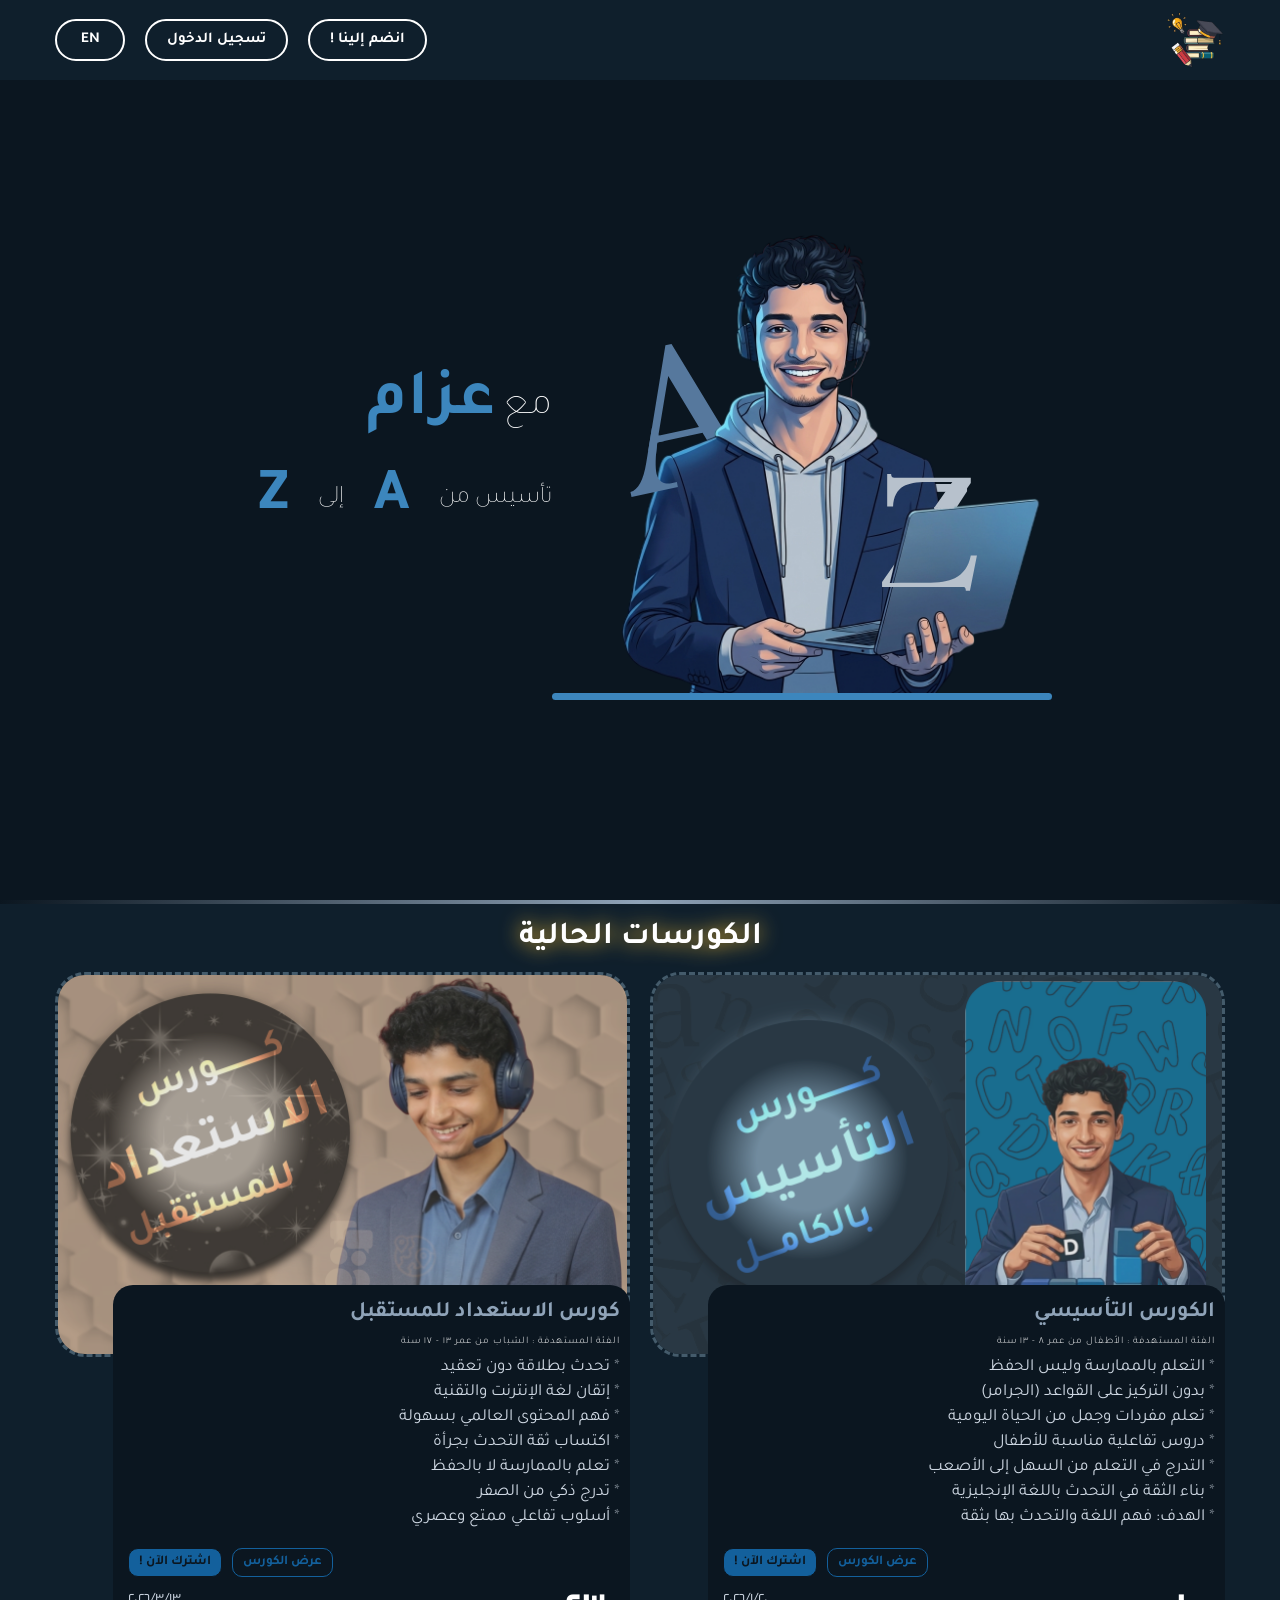
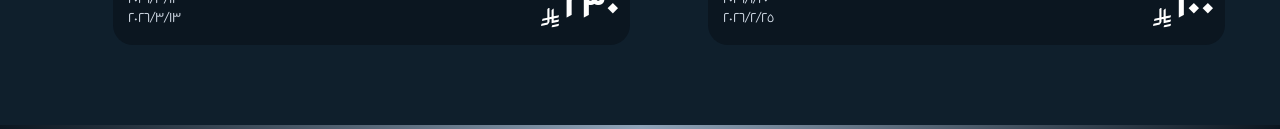
<file: index.html>
<!DOCTYPE html>
<html>
    <head>
        <meta charset="UTF-8">
        <meta name="viewport" content="width=device-width, initial-scale=1.0">
        <title>Azzam English</title>

        <link rel="icon" href="MEDIA/main-logo.svg">
        <link rel="stylesheet" href="general.css">
        <link rel="stylesheet" href="CSS/index.css">
        <link rel="stylesheet"
            href="https://cdnjs.cloudflare.com/ajax/libs/font-awesome/6.4.2/css/all.min.css"
            integrity="sha512-p1A9B6...etc..." crossorigin="anonymous"
            referrerpolicy="no-referrer" />
    </head>
    <body>
        <header>
            <div class="container">
                <img src="MEDIA/main-logo.svg" alt="logo">
                <div class="btns">
                    <a href="HTML/signup.html"><button class="create-new-user"
                            id="create-new-user">انضم
                            إلينا !</button></a>
                    <a href="HTML/login.html"><button class="already-user"
                            id="already-user">تسجيل
                            الدخول</button></a>
                    <button class="lang" id="lang">EN</button>
                </div>
                <i id="menu-bars" class="fa-solid fa-bars"></i>
            </div>
        </header>
        <section class="main-section">
            <div class="container">
                <div class="img">
                    <img src="MEDIA/azzam-main-page.svg" alt>
                </div>
                <div>
                    <h1>مع <span>عزام</span></h1>
                    <h2>تأسيس من <span>a</span> إلى <span>z</span></h2>
                </div>
            </div>
        </section>
        <hr>
        <main>
            <div class="container">
                <div class="main-courses">
                    <h1 class="section-title"></h1>
                    <div class="courses">

                    </div>
                </div>
            </div>
        </main>
        <hr>
        <footer>
            <div class="container">

            </div>
        </footer>
    </body>
    <script src="JS/courses-data.js"></script>
    <script src="JS/index.js"></script>
    <script src="JS/lang-index.js"></script>
</html>
</file>
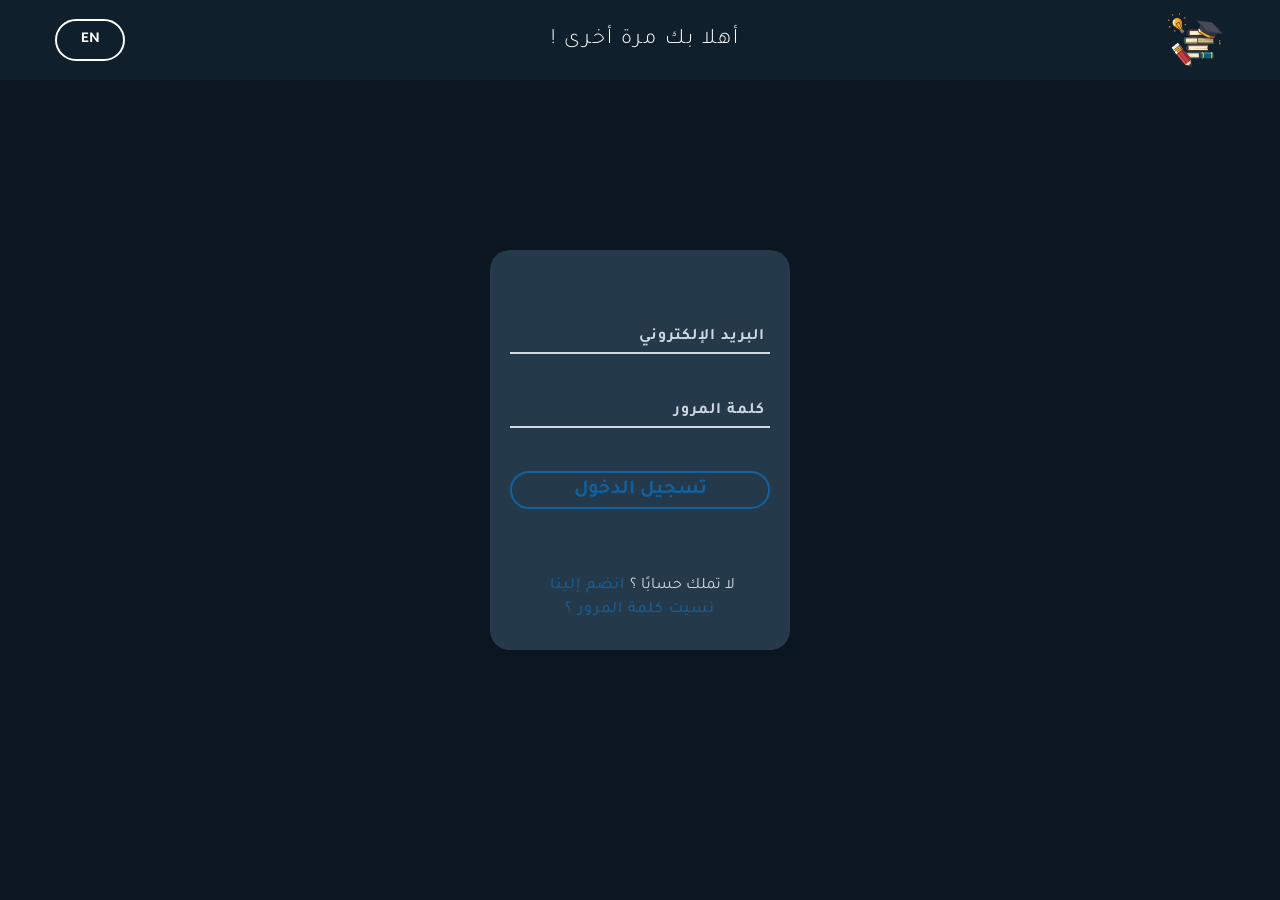
<file: HTML/login.html>
<!DOCTYPE html>
<html>
    <head>
        <meta charset="UTF-8">
        <meta name="viewport" content="width=device-width, initial-scale=1.0">
        <title>Log In | Azzam English</title>

        <link rel="icon" href="../MEDIA/main-logo.svg">
        <link rel="stylesheet" href="../general.css">
        <link rel="stylesheet" href="../CSS/login.css">
        <link rel="stylesheet"
            href="https://cdnjs.cloudflare.com/ajax/libs/font-awesome/6.4.2/css/all.min.css"
            integrity="sha512-p1A9B6...etc..." crossorigin="anonymous"
            referrerpolicy="no-referrer" />
    </head>
    <body>
        <header>
            <div class="container">
                <img src="../MEDIA/main-logo.svg" alt="logo">
                <h1></h1>
                <div class="btns">
                    <button class="lang" id="lang">EN</button>
                </div>
                <i id="menu-bars" class="fa-solid fa-bars"></i>
            </div>
        </header>
        <main>
            <div class="container">
                <div class="box">
                    <form action>
                        <div class="username">
                            <input type="email" name="email" id="usernameIn"
                                placeholder="email">
                        </div>
                        <div class="password">
                            <input type="password" name="password"
                                id="passwordIn" placeholder="password">
                        </div>
                        <div class="btns">
                            <button class="btn-type-one" type="submit"
                                name="logIn"
                                id="logInBtn">log in</button>
                        </div>
                    </form>
                    <div class="footer">
                        <h1>
                            <p>don't have an account ?</p>
                            <a href="../HTML/signup.html">sign up</a>
                        </h1>
                        <a href>forget password ?</a>
                    </div>
                </div>
            </div>
        </main>
    </body>
    <script src="../JS/login-signup/login.js"></script>
    <script src="../JS/login-signup/login-lang.js"></script>
</html>
</file>
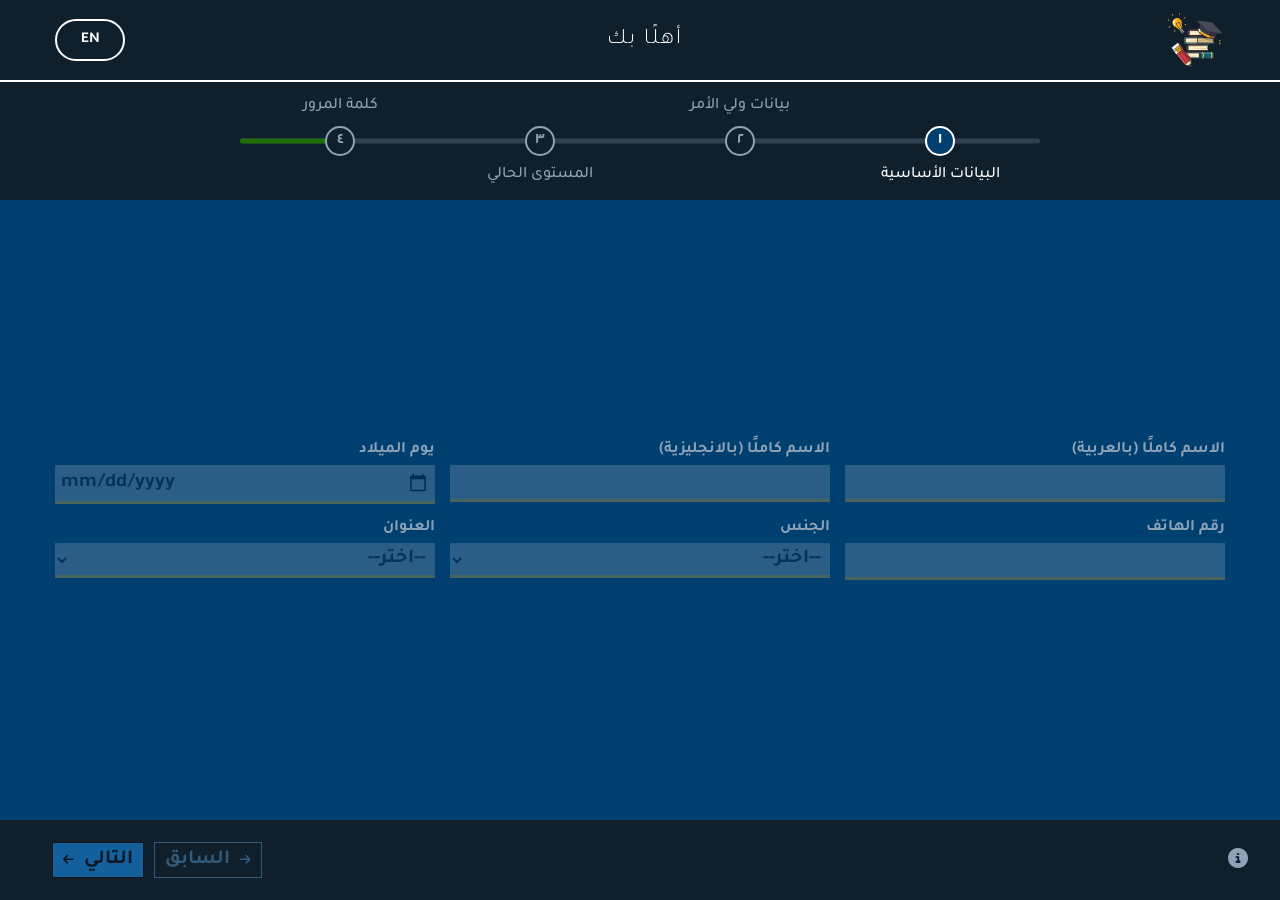
<file: HTML/signup.html>
<!DOCTYPE html>
<html>
    <head>
        <meta charset="UTF-8">
        <meta name="viewport" content="width=device-width, initial-scale=1.0">
        <title>Sign Up | Azzam English</title>

        <link rel="icon" href="../MEDIA/main-logo.svg">
        <link rel="stylesheet" href="../general.css">
        <link rel="stylesheet" href="../CSS/signup.css">
        <link rel="stylesheet"
            href="https://cdnjs.cloudflare.com/ajax/libs/font-awesome/6.4.2/css/all.min.css"
            integrity="sha512-p1A9B6...etc..." crossorigin="anonymous"
            referrerpolicy="no-referrer" />
    </head>
    <body>
        <header>
            <div class="container">
                <img src="../MEDIA/main-logo.svg" alt="logo">
                <h1></h1>
                <div class="btns">
                    <button class="lang" id="lang">EN</button>
                </div>
                <i id="menu-bars" class="fa-solid fa-bars"></i>
            </div>
        </header>
        <nav>
            <div class="nav">
                <div class="steps">
                    <div>
                        <span>1</span>
                        <p></p>
                    </div>
                    <div>
                        <span>2</span>
                        <p></p>
                    </div>
                    <div>
                        <span>3</span>
                        <p></p>
                    </div>
                    <div>
                        <span>4</span>
                        <p></p>
                    </div>
                </div>
            </div>
        </nav>
        <main>
            <div class="container">
                <div class="form-1 active">
                    <div class="content">
                        <div>
                            <label for="full-name-arabic"></label>
                            <input type="text" id="full-name-arabic">
                        </div>
                        <div>
                            <label for="full-name-english"></label>
                            <input type="text" id="full-name-english">
                        </div>
                        <div>
                            <label for="birthday"></label>
                            <input type="date" id="birthday">
                        </div>
                        <div>
                            <label for="phone"></label>
                            <input type="tel" id="phone">
                        </div>
                        <div>
                            <label for="gender"></label>
                            <select name="gender" id="gender">
                                <option></option>
                                <option></option>
                                <option></option>
                            </select>
                        </div>
                        <div>
                            <label for="home-place"></label>
                            <select name="home-place" id="home-place">
                                <option></option>
                                <option></option>
                                <option></option>
                            </select>
                        </div>
                    </div>
                </div>
                <div class="form-2">
                    <div class="content">
                        <div>
                            <label for="guardian-name"></label>
                            <input type="text" id="guardian-name">
                        </div>
                        <div>
                            <label for="guardian-phone"></label>
                            <input type="tel" id="guardian-phone">
                        </div>
                        <div>
                            <label for="guardian-job"></label>
                            <input type="text" id="guardian-job">
                        </div>
                        <div>
                            <label for="guardian-relationship"></label>
                            <select name="guardian-relationship"
                                id="guardian-relationship">
                                <option></option>
                                <option></option>
                                <option></option>
                                <option></option>
                                <option></option>
                                <option></option>
                                <option></option>
                                <option></option>
                            </select>
                        </div>
                    </div>
                </div>
                <div class="form-3">
                    <div class="content">
                        <div>
                            <label for="education-level"></label>
                            <select name="education-level" id="education-level">
                                <option value></option>
                                <option></option>
                                <option></option>
                                <option></option>
                                <option></option>
                                <option></option>
                            </select>
                        </div>
                        <div class="quiz">
                            <h1></h1>
                            <a href="#">
                                <i class="fa-solid fa-link"></i>
                                <span></span>
                            </a>
                            <table>
                                <thead>
                                    <tr>
                                        <td></td>
                                        <td></td>
                                    </tr>
                                </thead>
                                <tbody>
                                    <tr>
                                        <td>25 - 30</td>
                                        <td>a</td>
                                    </tr>
                                    <tr>
                                        <td>20 - 25</td>
                                        <td>b</td>
                                    </tr>
                                    <tr>
                                        <td>15 - 20</td>
                                        <td>c</td>
                                    </tr>
                                    <tr>
                                        <td>10 - 15</td>
                                        <td>d</td>
                                    </tr>
                                    <tr>
                                        <td>5 - 10</td>
                                        <td>e</td>
                                    </tr>
                                    <tr>
                                        <td>0 - 5</td>
                                        <td>f</td>
                                    </tr>
                                </tbody>
                            </table>
                        </div>
                        <div>
                            <label for="english-level"></label>
                            <select name="english-level" id="english-level">
                                <option></option>
                                <option></option>
                                <option></option>
                                <option></option>
                                <option></option>
                                <option></option>
                                <option></option>
                            </select>
                        </div>
                    </div>
                </div>
                <div class="form-4">
                    <div class="content">
                        <div>
                            <label for="email">البريد الالكتروني</label>
                            <input type="email" id="email">
                        </div>
                        <div class="user-name-div">
                            <i
                                class="fa-solid fa-circle-check available"></i>
                            <i class="fa-solid fa-circle-xmark unavailable"></i>
                            <label for="user-name">اسم المستخدم</label>
                            <input type="text" id="user-name">
                        </div>
                        <div>
                            <label for="password">كلمة المرور</label>
                            <input type="password" id="password">
                        </div>
                        <div>
                            <label for="confirm-password">تأكيد كلمة
                                المرور</label>
                            <input type="text" id="confirm-password">
                        </div>
                    </div>
                </div>
            </div>
        </main>
        <footer>
            <div class="container">
                <div class="info">
                    <i class="fa-solid fa-circle-info"></i>
                    <div class="text">
                        <p></p>
                    </div>
                </div>
                <div class="btns">
                    <button class="previous btn-type-one">
                        <i></i>
                        <span></span>
                    </button>
                    <button class="next btn-type-two">
                        <span></span>
                        <i></i>
                    </button>
                </div>
            </div>
        </footer>
        <div class="complete-signing">
            <div class="bg"></div>
            <div class="content">
                <div class="icon">
                    <div class="load"></div>
                    <div class="load-bg"></div>
                    <div class="check">
                        <i class="fa-solid fa-check"></i>
                    </div>
                </div>
                <h1></h1>
            </div>
        </div>
        <div class="wrong-msg">
            <p></p>
        </div>
    </body>
    <script src="../JS/login-signup/signup.js"></script>
    <script src="../JS/login-signup/signup-lang.js"></script>
</html>
</file>
<file: general.css>
@import url('https://fonts.googleapis.com/css2?family=Alexandria:wght@100..900&family=Beiruti:wght@200..900&family=Tajawal:wght@200;300;400;500;700;800;900&display=swap');

:root {

    /* ========== MAIN BRAND COLORS (FROM LOGO) ========== */
    --blue-primary: #1a5c8e;
    --blue-secondary: #276490;
    --blue-accent: #13609c;
    --blue-dark: #004071;

    /* ========== DARK THEME BACKGROUNDS ========== */
    --bg-main: #0b1620;
    --bg-secondary: #0f1f2c;
    --bg-card: #132635;

    /* ========== HOVER / ACTIVE ========== */
    --blue-hover: #2c6fa1;
    --blue-light: #3c86bd;

    /* ========== TEXT COLORS ========== */
    --text-main: #ffffff;
    --text-secondary: #cfd8e3;
    --text-muted: #8fa3b8;

    /* ========== BORDERS ========== */
    --border-color: #24394a;
    --border-light: #355266;

    /* ========== SHADOWS ========== */
    --shadow-soft: 0 5px 20px rgba(0, 0, 0, 0.25);
    --shadow-blue: 0 0 15px rgba(26, 92, 142, 0.25);

    /* ========== GOLD (VERY SUBTLE) ========== */
    --gold-soft: #eeb830;
    --gold-glow: rgba(255, 183, 0, 0.25);

    /* ========== TRANSITION ========== */

    /* ========== ANOTHER ========== */
    --correct: #1e6f00;
    --wrong: #b30000;
    --warrning: #ff9f9f;
}

* {
    margin: 0;
    padding: 0;
    box-sizing: border-box;
    -webkit-box-sizing: border-box;
    -moz-box-sizing: border-box;
    -ms-box-sizing: border-box;
    -o-box-sizing: border-box;
    scroll-behavior: smooth;
    font-family: tajawal;
}

::-webkit-scrollbar-thumb {
    background: var(--text-muted);
}

::-webkit-scrollbar {
    width: 10px;
    background: transparent;
}

::-webkit-scrollbar-track {
    background: transparent;
}

::-webkit-scrollbar-corner {
    background: transparent;
}

button {
    cursor: pointer;
}

hr {
    border: none;
    height: 4px;
    width: 100%;
    background: linear-gradient(to left, transparent, var(--text-muted), transparent);
}

body {
    background: var(--bg-main);
    width: 100%;
    display: flex;
    flex-direction: column;
    align-items: center;
    justify-content: center;
    font-family: tajawal;
}

.section-title {
    color: var(--text-main);
    filter: drop-shadow(0 0 10px var(--gold-soft));
    text-align: center;
    padding: 15px;
    transition: 0.3s;
    text-transform: capitalize;
}

.section-title:hover {
    filter: none;
}

.btn-type-one {
    color: var(--blue-accent);
    background: transparent;
    border: 1px solid var(--blue-accent);
    transition: 0.3s;
}

.btn-type-one:hover {
    color: var(--bg-main);
    background: var(--blue-accent);
    border: 1px solid var(--bg-main);
}

.btn-type-one.unclickable:hover {
    color: var(--blue-accent);
    background: transparent;
    border: 1px solid var(--blue-accent);
}

.btn-type-two {
    color: var(--bg-main);
    background: var(--blue-accent);
    border: 1px solid var(--bg-main);
    transition: 0.3s;
}

.btn-type-two:hover {
    color: var(--blue-accent);
    background: transparent;
    border: 1px solid var(--blue-accent);
}

.btn-type-two.unclickable:hover {
    color: var(--bg-main);
    background: var(--blue-accent);
    border: 1px solid var(--bg-main);
}

.container {
    width: 100%;
    margin-right: auto;
    margin-left: auto;
    padding-right: 15px;
    padding-left: 15px;
}

@media (min-width: 640px) {
    .container {
        max-width: 640px;
    }
}

@media (min-width: 768px) {
    .container {
        max-width: 720px;
    }
}

@media (min-width: 1024px) {
    .container {
        max-width: 960px;
    }
}

@media (min-width: 1280px) {
    .container {
        max-width: 1200px;
    }
}

@media (min-width: 1536px) {
    .container {
        max-width: 1400px;
    }
}
</file>
<file: CSS/index.css>
.buy-course-home-btn {
    font-weight: 700;
}

.buy-course-home-btn:hover {
    color: var(--bg-main);
    background: var(--gold-soft) !important;
    border: 1px solid transparent;
    transform: translateY(-3px);
}

/* header */

header {
    background: var(--bg-secondary);
    width: 100%;
    height: 80px;
    overflow: hidden;
    position: fixed;
    top: 0;
    left: 0;
    z-index: 1000;
}

header .container {
    height: 100%;
    display: flex;
    align-items: center;
    justify-content: space-between;
}

header img {
    height: 60px;
}

header .btns {
    display: flex;
    align-items: center;
    gap: 20px;
}

@media (max-width: 640px) {
    header .btns {
        position: fixed;
        right: 0;
        top: 0;
        z-index: 2;
        background: var(--bg-card);
        height: 100vh;
        width: 0;
        flex-direction: column;
        gap: 0;
        overflow: hidden;
        transition: 0.3s;
    }

    html.ar header .btns {
        right: auto;
        left: 0;
    }

    header .btns.open {
        width: calc(100% - 52.5px);
    }
}

header button {
    padding: 10px 20px;
    min-width: 70px;
    font-size: 15px;
    text-transform: uppercase;
    font-weight: 600;
    border-radius: 50px;
    background: transparent;
    color: var(--text-main);
    border: 2px solid var(--text-main);
    text-wrap: nowrap;
    transition: 0.3s;
}

@media (max-width: 640px) {
    header button {
        border-radius: 0;
        border: none;
        width: 100%;
        padding: 10px;
        margin-top: 20px;
        font-size: 25px;
    }

    header .lang {
        border: 2px solid var(--text-main);
        width: fit-content;
        margin-top: 100px;
    }
}

header button:hover {
    color: var(--gold-soft);
    border-color: var(--gold-soft);
}

header i {
    color: var(--text-main);
    font-size: 30px;
    cursor: pointer;
    display: none !important;
    transition: 0.3s;
}

header i:hover {
    color: var(--gold-soft);
}

@media (max-width: 640px) {
    header i {
        display: block !important;
    }
}

/* main section style */

.main-section {
    height: 100vh;
    display: flex;
    align-items: center;
    justify-content: center;
    overflow: hidden;
    position: relative;
    top: 0;
}

.main-section .container {
    display: flex;
    align-items: center;
    justify-content: space-evenly;
}

@media (max-width: 1024px) {
    .main-section .container {
        flex-direction: column;
        gap: 20px;
    }
}

.main-section .img {
    position: relative;
    animation: float 6s ease-in-out infinite;
}

@keyframes float {
    0% {
        transform: translate(0px, 0px) rotate(0deg);
    }

    25% {
        transform: translate(5px, -8px) rotate(0.5deg);
    }

    50% {
        transform: translate(0px, -12px) rotate(0deg);
    }

    75% {
        transform: translate(-5px, -8px) rotate(-0.5deg);
    }

    100% {
        transform: translate(0px, 0px) rotate(0deg);
    }
}

.main-section img {
    width: 600px;
}

@media (max-width: 1280px) {
    .main-section img {
        width: 500px;
    }
}

@media (max-width: 555px) {
    .main-section img {
        width: 400px;
    }
}

@media (max-width: 430px) {
    .main-section img {
        width: 340px;
    }
}

.main-section .img::after {
    position: absolute;
    content: "";
    bottom: 0;
    left: 50%;
    transform: translateX(-50%);
    width: 100%;
    height: 7px;
    border-radius: 50px;
    background: var(--blue-light);
    animation: main-section-img-line 5s linear infinite alternate;
}

@keyframes main-section-img-line {
    0% {
        width: 100%;
    }

    10% {
        width: 50%;
    }

    20% {
        width: 100%;
    }

}

.main-section .container>div {
    display: flex;
    flex-direction: column;
    align-items: flex-start;
    gap: 40px;
}

@media (max-width: 1280px) {
    .main-section .container>div {
        gap: 20px;
    }
}

@media (max-width: 1024px) {
    .main-section .container>div {
        align-items: center;
        gap: 0;
    }
}

.main-section h1 {
    color: var(--text-main);
    font-size: 60px;
    font-weight: 100;
}

@media (max-width: 1280px) {
    .main-section h1 {
        font-size: 40px;
    }
}

.main-section h1 span {
    color: var(--blue-light);
    font-size: 80px;
    font-weight: 700;
    text-transform: uppercase;
}

@media (max-width: 1280px) {
    .main-section h1 span {
        font-size: 65px;
    }
}

.main-section h2 {
    font-size: 30px;
    font-weight: 200;
    text-transform: capitalize;
    color: var(--text-main);
    display: flex;
    align-items: center;
    justify-content: flex-start;
}

@media (max-width: 1280px) {
    .main-section h2 {
        font-size: 25px;
    }
}

@media (max-width: 430px) {
    .main-section h2 {
        font-size: 20px;
    }
}

.main-section h2 span {
    display: block;
    margin: 0 30px;
    font-weight: 800;
    font-size: 45px;
    color: var(--blue-light);
    text-transform: uppercase;
}

@media (max-width: 1280px) {
    .main-section h2 span {
        font-size: 60px;
    }
}

@media (max-width: 430px) {
    .main-section h2 span {
        font-size: 50px;
        margin: 0 10px;
    }
}

/* courses section */

main:first-of-type {
    background: var(--bg-secondary);
    width: 100%;
}

.main-courses {
    display: flex;
    flex-direction: column;
    align-items: center;
    width: 100%;
}

.main-courses .courses {
    display: grid;
    grid-template-columns: repeat(auto-fit, minmax(300px, 1fr));
    gap: 20px;
    width: 100%;
}

.main-courses .courses .course {
    transition: 0.5s;
}

.main-courses .courses .course .img {
    width: 100%;
}

.main-courses .courses .course .img img {
    width: 100%;
    border-radius: 30px;
    border: 3px dashed var(--border-light);
    filter: contrast(80%);
    transition: 0.5s;
}

.main-courses .courses .course:hover .img img {
    filter: contrast(110%);
    transform: scale(0.9);
}

.main-courses .courses .course .details {
    transform: translateY(-80px);
    border-radius: 20px;
    width: 90%;
    background: var(--bg-main);
    overflow: hidden;
    display: flex;
    flex-flow: column nowrap;
    padding: 10px 5px;
    transition: 0.5s;
}

.main-courses .courses .course:hover .details {
    transform: translateY(-60px);
    width: 100%;
}

.main-courses .courses .course .details .header {
    width: 100%;
}

.main-courses .courses .course .details .header h1 {
    color: var(--text-muted);
    font-size: 22px;
    padding: 5px;
    text-transform: uppercase;
}

.main-courses .courses .course .details .header h2 {
    color: var(--text-main);
    font-size: 10px;
    font-weight: 300;
    padding: 5px;
    text-transform: capitalize;
    letter-spacing: 1px;
}

.main-courses .courses .course .details .center {
    flex-grow: 1;
    display: flex;
    flex-flow: column nowrap;
    align-items: flex-end;
}

.main-courses .courses .course .details .center .text {
    padding: 5px;
    flex-grow: 1;
    width: 100%;
}

.main-courses .courses .course .details .center .text p {
    color: var(--text-secondary);
    margin-bottom: 5px;
    font-size: 17px;
}

.main-courses .courses .course .details .center .text p::before {
    content: "* ";
    opacity: 0.5;
}

.main-courses .courses .course .details .center .btns {
    padding: 10px;
    display: flex;
    align-items: center;
    gap: 10px;
    width: fit-content;
}

.main-courses .courses .course .details .center .btns button {
    padding: 5px 10px;
    border-radius: 10px;
    text-transform: uppercase;
    font-weight: 700;
}

.main-courses .courses .course .details .footer {
    display: flex;
    align-items: center;
}

.main-courses .courses .course .details .footer .price {
    flex-grow: 1;
    padding: 0 5px;
    color: white;
}

.main-courses .courses .course .details .footer .price h1 {
    display: flex;
    align-items: flex-end;
    gap: 5px;
    text-transform: uppercase;
    font-size: 20px;
    font-weight: 200;
}

.main-courses .courses .course .details .footer .price h1 span {
    font-size: 40px;
    font-weight: 600;
}

.main-courses .courses .course .details .footer .price h1 img {
    height: 20px;
    transform: translateY(-7.5px);
}

.main-courses .courses .course .details .footer .dates {
    display: flex;
    flex-flow: column nowrap;
    align-items: flex-end;
    padding: 0 5px;
}

.main-courses .courses .course .details .footer .dates p {
    padding: 0 5px;
    width: fit-content;
    color: var(--text-secondary);
}

footer {
    position: relative;
    top: 0;
}
</file>
<file: CSS/login.css>
/* body */

body {
    height: 100vh;
}

/* header */

header {
    background: var(--bg-secondary);
    width: 100%;
    height: 80px;
    overflow: hidden;
    position: fixed;
    top: 0;
    left: 0;
    z-index: 1000;
}

header .container {
    height: 100%;
    display: flex;
    align-items: center;
    justify-content: space-between;
}

header img {
    height: 60px;
}

header h1 {
    color: var(--text-main);
    font-weight: 300;
    font-size: 22px;
    text-transform: uppercase;
    letter-spacing: 2px;
    text-align: center;
}

header .btns {
    display: flex;
    align-items: center;
    gap: 20px;
}

@media (max-width: 640px) {
    header .btns {
        position: fixed;
        right: 0;
        top: 0;
        z-index: 2;
        background: var(--bg-card);
        height: 100vh;
        width: 0;
        flex-direction: column;
        gap: 0;
        overflow: hidden;
        transition: 0.3s;
    }

    html.ar header .btns {
        right: auto;
        left: 0;
    }

    header .btns.open {
        width: calc(100% - 52.5px);
    }
}

header button {
    padding: 10px 20px;
    min-width: 70px;
    font-size: 15px;
    text-transform: uppercase;
    font-weight: 600;
    border-radius: 50px;
    background: transparent;
    color: var(--text-main);
    border: 2px solid var(--text-main);
    text-wrap: nowrap;
    transition: 0.3s;
}

@media (max-width: 640px) {
    header button {
        border-radius: 0;
        border: none;
        width: 100%;
        padding: 10px;
        margin-top: 20px;
        font-size: 25px;
    }

    header .lang {
        border: 2px solid var(--text-main);
        width: fit-content;
        margin-top: 100px;
    }
}

header button:hover {
    color: var(--gold-soft);
    border-color: var(--gold-soft);
}

header i {
    color: var(--text-main);
    font-size: 30px;
    cursor: pointer;
    display: none !important;
    transition: 0.3s;
}

header i:hover {
    color: var(--gold-soft);
}

@media (max-width: 640px) {
    header i {
        display: block !important;
    }
}

/* main */

main {
    position: fixed;
    top: 0;
    width: 100%;
    height: 100vh;
    background: var(--bg-main);
    z-index: 10;
}

main .container {
    height: 100vh !important;
    display: flex;
    align-items: center;
    justify-content: center;
}

main .box {
    padding: 30px 20px;
    background: var(--border-color);
    border-radius: 20px;
    text-transform: capitalize;
    width: 300px;
    height: 400px;
    display: flex;
    flex-direction: column;
}

@media (max-width: 380px) {
    main .box {
        width: 100%;
    }
}

main .box form {
    width: 100%;
    flex-grow: 1;
    margin-bottom: 25px;
    display: flex;
    flex-direction: column;
    justify-content: space-evenly;
}

main .box form>div {
    display: flex;
    align-items: flex-start;
    flex-direction: column;
    gap: 0;
    width: 100%;
    position: relative;
    /* border-radius: 20px; */
    overflow: hidden;
    transition: 0.3s;
}

/* main .box form>div:not(:first-of-type) {
    margin-top: 25px;
} */

/* main .box form>div:not(.btns)::before {
    position: absolute;
    content: "";
    left: 0;
    bottom: 5px;
    width: 20px;
    height: 20px;
    border-radius: 50%;
    background: radial-gradient(var(--bg-main), transparent);
    transition: 0.3s;
}

main .box form>div:not(.btns):hover:before {
    background: radial-gradient(var(--gold-soft), transparent);
} */

main .box form>div:not(.btns)::after {
    position: absolute;
    content: "";
    bottom: -1px;
    left: 0;
    width: 0;
    height: 3px;
    background: var(--gold-soft);
    transition: 0.3s;
}

main .box form>div:not(.btns):hover::after {
    width: 100%;
}

main .box form label {
    font-weight: 600;
}

main .box form input {
    outline: none;
    padding: 5px;
    transition: 0.3s;
    position: relative;
    background: transparent;
    color: var(--text-main);
    font-weight: 700;
    border: none;
    border-bottom: 2px solid var(--text-secondary);
    transition: 0.3s;
    font-size: 16px;
    width: 100%;
}

main .box form input:focus {
    border-bottom: 2px solid var(--gold-soft);
}

main .box form input::placeholder {
    color: var(--text-secondary);
    font-weight: 600;
    text-transform: uppercase;
    letter-spacing: 1px;
    transition: 0.3s;
}

main .box form input:hover::placeholder {
    color: var(--gold-soft);
}

main .box form input:focus::placeholder {
    opacity: 0.3;
    color: var(--gold-soft);
}

main .box form button {
    padding: 5px 10px;
    border-radius: 20px;
    border-width: 2px !important;
    font-size: 20px;
    font-weight: 600;
    text-transform: uppercase;
    width: 100%;
}

main .box .footer {
    display: flex;
    align-items: center;
    flex-direction: column;
    gap: 5px;
}

main .box .footer h1 {
    font-size: 16px;
    display: flex;
    align-items: center;
    font-weight: 400;
}

main .box .footer p {
    color: var(--text-secondary);
}

main .box .footer a {
    color: var(--blue-primary);
    font-weight: 500;
    text-decoration: none;
    letter-spacing: 1px;
}

main .box .footer h1 a {
    margin: 0 5px;
}

main .box .footer a:hover {
    text-decoration: underline;
}
</file>
<file: CSS/signup.css>
/* body */

body {
    height: 100vh;
}

/* header */

header {
    background: var(--bg-secondary);
    width: 100%;
    height: 80px;
    overflow: hidden;
    position: fixed;
    top: 0;
    left: 0;
    z-index: 1000;
}

header .container {
    height: 100%;
    display: flex;
    align-items: center;
    justify-content: space-between;
}

header img {
    height: 60px;
}

header h1 {
    color: var(--text-main);
    font-weight: 300;
    font-size: 22px;
    text-transform: uppercase;
    letter-spacing: 2px;
    text-align: center;
}

header .btns {
    display: flex;
    align-items: center;
    gap: 20px;
}

@media (max-width: 640px) {
    header .btns {
        position: fixed;
        right: 0;
        top: 0;
        z-index: 2;
        background: var(--bg-card);
        height: 100vh;
        width: 0;
        flex-direction: column;
        gap: 0;
        overflow: hidden;
        transition: 0.3s;
    }

    html.ar header .btns {
        right: auto;
        left: 0;
    }

    header .btns.open {
        width: calc(100% - 52.5px);
    }
}

header button {
    padding: 10px 20px;
    min-width: 70px;
    font-size: 15px;
    text-transform: uppercase;
    font-weight: 600;
    border-radius: 50px;
    background: transparent;
    color: var(--text-main);
    border: 2px solid var(--text-main);
    text-wrap: nowrap;
    transition: 0.3s;
}

@media (max-width: 640px) {
    header button {
        border-radius: 0;
        border: none;
        width: 100%;
        padding: 10px;
        margin-top: 20px;
        font-size: 25px;
    }

    header .lang {
        border: 2px solid var(--text-main);
        width: fit-content;
        margin-top: 100px;
    }
}

header button:hover {
    color: var(--gold-soft);
    border-color: var(--gold-soft);
}

header i {
    color: var(--text-main);
    font-size: 30px;
    cursor: pointer;
    display: none !important;
    transition: 0.3s;
}

header i:hover {
    color: var(--gold-soft);
}

@media (max-width: 640px) {
    header i {
        display: block !important;
    }
}

/* nav */

nav {
    position: fixed;
    top: 80px;
    height: 120px;
    width: 100%;
    overflow: hidden;
    background: var(--bg-secondary);
    border-top: 2px solid var(--text-main);
    display: flex;
    align-items: center;
    justify-content: center;
    gap: 50px;
}

@media (max-width: 870px) {
    nav {
        display: none;
    }
}

/* nav>div {
    
} */

nav .nav {
    display: flex;
    align-items: center;
    justify-content: center;
    position: relative;
}

nav .nav::before {
    position: absolute;
    content: "";
    width: 100%;
    left: 0;
    top: 50%;
    transform: translateY(-50%);
    height: 5px;
    background: var(--text-muted);
    opacity: 0.25;
    border-radius: 50px;
    z-index: -2;
}

nav .nav::after {
    position: absolute;
    content: "";
    width: 100px;
    right: 0;
    top: 50%;
    transform: translateY(-50%);
    height: 5px;
    background: var(--correct);
    border-radius: 50px;
    z-index: -1;
    transition: 0.3s;
}

nav .comp-step-1.nav::after {
    width: 300px;
}

nav .comp-step-2.nav::after {
    width: 500px;
}

nav .comp-step-3.nav::after {
    width: 700px;
}

nav .comp-step-4.nav::after {
    width: 800px;
}

html.ar nav .nav::after {
    right: auto;
    left: 0;
}

nav .nav .steps {
    display: flex;
    align-items: center;
    justify-content: center;
    background: transparent;
}

nav .steps>div {
    position: relative;
    width: 200px;
    display: flex;
    align-items: center;
    justify-content: center;
}

nav .steps>div:nth-last-of-type(n) p {
    position: absolute;
    bottom: calc(100% + 10px);
    left: 50%;
    transform: translateX(-50%);
    text-align: center;
    width: 100%;
}

nav .steps>div:nth-last-of-type(2n) p {
    position: absolute;
    top: calc(100% + 10px);
    left: 50%;
    transform: translateX(-50%);
    text-align: center;
    width: 100%;
}

nav .steps>div p {
    color: var(--text-muted);
    font-weight: 500;
    text-transform: uppercase;
    transition: 0.5s;
}

nav .steps>div p.current {
    color: var(--text-main);
}

nav .steps>div span {
    padding: 1px;
    display: flex;
    align-items: center;
    justify-content: center;
    height: 30px;
    width: 30px;
    text-align: center;
    background: var(--bg-secondary);
    border-radius: 50%;
    border: 2px solid var(--text-muted);
    color: var(--text-muted);
    font-weight: 700;
    transition: 0.5s;
}

nav .steps>div span.current {
    background: var(--blue-dark);
    color: var(--text-main);
    border-color: var(--text-main);
}

nav .steps>div span.complete {
    background: var(--correct);
    color: var(--text-main);
    border-color: var(--text-main);
}

/* main */

main {
    background: var(--blue-dark);
    position: fixed;
    top: calc(80px + 120px);
    height: calc(100vh - (80px + 120px + 80px));
    width: 100%;
}

@media (max-width: 870px) {
    main {
        top: 80px;
        height: calc(100vh - (80px + 80px));
    }
}

main .container {
    height: 100%;
    width: 100%;
    padding: 15px;
}

main .container>div {
    height: 100%;
    width: 100%;
    display: none;
}

main .container>div.active {
    display: block;
}

main .container>div .content {
    display: grid;
    grid-template-columns: repeat(auto-fit, minmax(300px, 1fr));
    gap: 15px;
    align-content: center;
    align-self: center;
    height: 100%;
    width: 100%;
}

main .container .form-3 .content {
    grid-template-columns: 1fr;
}

main .container .form-3 .content .quiz {
    display: flex;
    flex-direction: column;
    align-items: center;
}

main .container .form-3 .content h1 {
    font-size: 20px;
    color: var(--text-muted);
    width: 100%;
    text-align: center;
    margin-bottom: 10px;
}

main .container .form-3 .content a {
    display: flex;
    align-items: center;
    gap: 5px;
    text-transform: capitalize;
    text-decoration: none;
    padding: 5px 15px;
    background: var(--gold-soft);
    color: var(--bg-main);
    font-weight: 700;
    width: fit-content;
    margin-bottom: 10px;
    border-radius: 10px;
    border-bottom: 5px solid var(--bg-main);
}

main .container .form-3 .content a:hover {
    text-decoration: underline;
}

main .container .form-3 .content table {
    width: 100%;
}

main .container .form-3 .content table td {
    background: var(--text-muted);
    margin: 1px;
    text-align: center;
    text-transform: capitalize;

}

main .container .form-4 .content {
    grid-template-columns: 1fr;
}

main .container .form-4 .content .user-name-div {
    position: relative;
}

main .container .form-4 .content .user-name-div i {
    position: absolute;
    top: 5px;
    right: 5px;
    background: var(--text-main);
    border-radius: 50%;
    aspect-ratio: 1 / 1;
    display: none;
}

main .container .form-4 .content .user-name-div i.active {
    display: block;
}

i.available {
    color: var(--correct);
}

i.unavailable {
    color: var(--wrong);
}

main label {
    display: block;
    color: var(--text-muted);
    font-weight: 700;
    text-transform: capitalize;
    margin-bottom: 5px;
}

main :is(input, select) {
    outline: none;
    width: 100%;
    padding: 5px;
    background: var(--text-muted);
    color: var(--bg-main);
    font-weight: 700;
    font-size: 20px;
    border: none;
    border-bottom: 3px solid var(--gold-soft);
    opacity: 0.3;
    transition: 0.3s;
}

main :is(input.warrning, select.warrning) {
    background: var(--warrning);
    border-bottom-color: var(--wrong);
}

main :is(input, select):focus {
    opacity: 1;
}

main :is(option, select) {
    text-transform: capitalize;
}

/* footer */

footer {
    position: fixed;
    bottom: 0;
    width: 100%;
    height: 80px;
    background: var(--bg-secondary);
}

footer .container {
    display: flex;
    align-items: center;
    justify-content: space-between;
    padding: 5px 12px;
    height: 100%;
}

footer .btns {
    display: flex;
    align-self: center;
    justify-content: flex-end;
    gap: 10px;
}

footer .btns button {
    font-size: 20px;
    padding: 5px 10px;
    font-weight: 600;
    text-transform: uppercase;
    display: flex;
    align-items: center;
    gap: 10px;
}

footer .btns button.unclickable {
    cursor: not-allowed !important;
    filter: saturate(50%) !important;
}

.send-btn {
    font-weight: 700;
    background: var(--gold-soft) !important;
}

.send-btn:hover {
    color: var(--bg-main);
    border: 1px solid transparent;
    transform: scale(0.9);
}

footer .btns button i {
    font-size: 12px;
}

footer .info {
    position: relative;
    transform: translateX(20px);
}

html.en footer .info {
    position: relative;
    transform: translateX(-20px);
}

footer .info>i {
    color: var(--text-muted);
    font-size: 20px;
    cursor: pointer;
}

footer .info>i:hover {
    color: var(--text-main);
}

footer .info::after {
    position: absolute;
    content: "";
    width: 0;
    height: 0;
    border: 7px solid transparent;
    border-top-color: var(--text-main) !important;
    bottom: calc(100% + 2.5px);
    left: 3px;
    display: none;
}

footer .info:hover::after {
    display: block;
}

footer .info .text {
    position: absolute;
    background: var(--text-main);
    bottom: calc(100% + 15px);
    left: -20px;
    width: 250px;
    border-radius: 10px;
    padding: 5px;
    display: none;
}

html.en footer .info .text {
    left: auto;
    right: -20px;
}

footer .info:hover .text {
    display: block;
}

footer .info .text p {
    color: var(--bg-main);
    font-size: 15px;
    font-weight: 600;
    text-transform: lowercase;
}

footer .info .text p::first-letter {
    text-transform: uppercase;
}

.complete-signing {
    position: fixed;
    height: 100vh;
    width: 100%;
    top: 0;
    left: 0;
    z-index: 10000;
    display: flex;
    align-items: center;
    justify-content: center;
    transform: scale(0);
    transition: transform 0.3s ease-out;
}

.complete-signing.open {
    transform: scale(1);
}

.complete-signing .bg {
    position: absolute;
    height: 100%;
    width: 100%;
    top: 0;
    left: 0;
    background: #000000;
    opacity: 0.65;
}

.complete-signing .content {
    background: var(--blue-light);
    padding: 15px;
    border-radius: 15px;
    width: 300px;
    height: 40%;
    z-index: 100000;
    display: flex;
    flex-direction: column;
    align-items: center;
    justify-content: center;
    gap: 50px;
}

.complete-signing .content h1 {
    text-align: center;
    width: 100%;
    font-size: 30px;
    color: var(--text-muted);
    text-transform: capitalize;
}

.complete-signing .content .icon {
    height: 100px;
    width: 100px;
    position: relative;
}

.complete-signing .content .icon>div {
    position: absolute;
    top: 0;
    left: 0;
    height: 100%;
    width: 100%;
}

.complete-signing .content .icon .load-bg {
    border: 3px solid var(--correct);
    border-radius: 50%;
    opacity: 0.2;
}

.complete-signing .content .icon .load {
    border: 3px solid;
    border-color: transparent transparent transparent var(--correct);
    border-radius: 50%;
    transform: rotateZ(0deg);
    animation: loading 0.5s infinite linear;
}

@keyframes loading {
    0% {
        transform: rotateZ(0deg);
    }

    100% {
        transform: rotateZ(360deg);
    }
}

.complete-signing .content .icon .check {
    display: flex;
    align-items: center;
    justify-content: center;
    background: var(--correct);
    color: var(--blue-light);
    overflow: hidden;
    border-radius: 50%;
    transform: scale(0);
    transition: transform 0.1s;
}

.complete-signing .content .icon .check.open {
    transform: scale(1);
}

.complete-signing .content .icon .check i {
    font-size: 45px;
}

/* wrong msg */
.wrong-msg {
    position: fixed;
    top: -65px;
    left: 50%;
    transform: translateX(-50%);
    background: var(--wrong);
    z-index: 10000000;
    padding: 10px 25px;
    border-radius: 20px;
    width: 50%;
    height: 60px;
    display: flex;
    align-items: center;
    justify-content: center;
    transition: top 0.25s ease;
}

@media (max-width: 760px) {
    .wrong-msg {
        width: calc(100% - 30px);
    }
}

.wrong-msg.open {
    top: 10px;
    animation: pulse-animation 2s infinite;
}

@keyframes pulse-animation {
    0% {
        transform: translateX(-50%);
        box-shadow: 0 0 0 0 rgba(255, 77, 77, 0.7);
    }

    70% {
        transform: translateX(-50%);
        box-shadow: 0 0 0 10px rgba(255, 77, 77, 0);
    }

    100% {
        transform: translateX(-50%);
        box-shadow: 0 0 0 0 rgba(255, 77, 77, 0);
    }
}


.wrong-msg p {
    color: var(--text-main);
    text-transform: capitalize;
    font-weight: 500;
}
</file>
